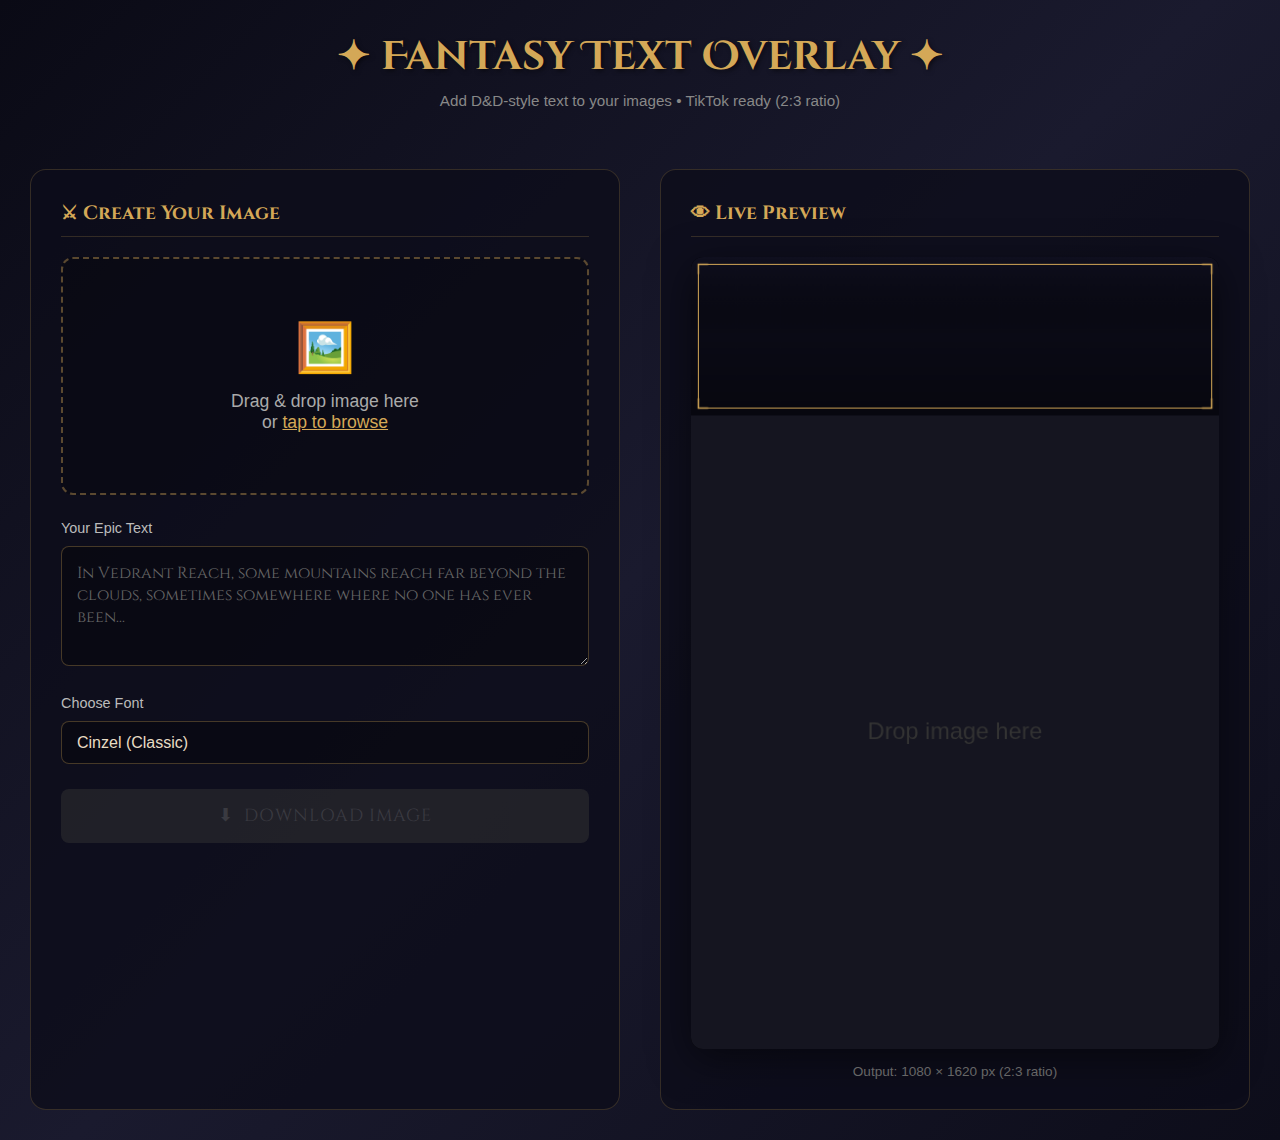
<file: index.html>
<!DOCTYPE html>
<html lang="en">

<head>
    <meta charset="UTF-8">
    <meta name="viewport" content="width=device-width, initial-scale=1.0, user-scalable=no">
    <meta name="theme-color" content="#d4a857">
    <meta name="apple-mobile-web-app-capable" content="yes">
    <meta name="apple-mobile-web-app-status-bar-style" content="black-translucent">
    <meta name="description" content="Add D&D-style fantasy text overlays to images for TikTok">

    <title>Fantasy Text Overlay</title>

    <!-- PWA Manifest -->
    <link rel="manifest" href="manifest.json">
    <link rel="apple-touch-icon" href="icons/icon-192.png">

    <!-- Google Fonts (will be cached by service worker) -->
    <link rel="preconnect" href="https://fonts.googleapis.com">
    <link rel="preconnect" href="https://fonts.gstatic.com" crossorigin>
    <link
        href="https://fonts.googleapis.com/css2?family=Almendra+Display&family=Cinzel+Decorative:wght@400;700&family=Cinzel:wght@400;600&family=Grenze+Gotisch:wght@400;600&family=IM+Fell+English+SC&family=MedievalSharp&family=Pirata+One&family=Uncial+Antiqua&display=swap"
        rel="stylesheet">

    <!-- Styles -->
    <link rel="stylesheet" href="styles.css">
</head>

<body>
    <div class="app-container">

        <!-- Header -->
        <header class="app-header">
            <h1>✦ Fantasy Text Overlay ✦</h1>
            <p>Add D&D-style text to your images • TikTok ready (2:3 ratio)</p>
        </header>

        <!-- Left Panel: Controls -->
        <div class="panel controls-panel">
            <h2 class="panel-title">⚔ Create Your Image</h2>

            <!-- Image Upload -->
            <div class="drop-zone" id="dropZone">
                <div class="drop-zone-icon">🖼️</div>
                <p class="drop-zone-text">Drag & drop image here<br>or <span>tap to browse</span></p>
            </div>
            <input type="file" id="fileInput" accept="image/*">

            <!-- Text Input -->
            <div class="control-group">
                <label for="textInput">Your Epic Text</label>
                <textarea id="textInput"
                    placeholder="In Vedrant Reach, some mountains reach far beyond the clouds, sometimes somewhere where no one has ever been..."></textarea>
            </div>

            <!-- Font Selector -->
            <div class="control-group">
                <label for="fontSelect">Choose Font</label>
                <select id="fontSelect">
                    <!-- Populated by JS -->
                </select>
            </div>

            <!-- Download Button -->
            <button class="btn btn-primary" id="downloadBtn" disabled>
                <span>⬇</span> Download Image
            </button>

            <!-- Install prompt (hidden by default) -->
            <button class="btn btn-secondary" id="installBtn" style="display: none; margin-top: 15px;">
                <span>📱</span> Install App
            </button>
        </div>

        <!-- Right Panel: Preview -->
        <div class="panel preview-panel">
            <h2 class="panel-title">👁 Live Preview</h2>

            <div class="preview-container">
                <div class="preview-canvas-wrapper">
                    <canvas id="previewCanvas" width="540" height="810"></canvas>
                </div>
                <p class="preview-info">Output: 1080 × 1620 px (2:3 ratio)</p>
            </div>
        </div>

    </div>

    <!-- Scripts -->
    <script src="config.js"></script>
    <script src="app.js"></script>
    <script>
        // Register Service Worker for PWA
        if ('serviceWorker' in navigator) {
            window.addEventListener('load', () => {
                navigator.serviceWorker.register('./service-worker.js')
                    .then((registration) => {
                        console.log('SW registered:', registration.scope);
                    })
                    .catch((error) => {
                        console.log('SW registration failed:', error);
                    });
            });
        }

        // PWA Install prompt
        let deferredPrompt;
        const installBtn = document.getElementById('installBtn');

        window.addEventListener('beforeinstallprompt', (e) => {
            e.preventDefault();
            deferredPrompt = e;
            installBtn.style.display = 'flex';
        });

        installBtn.addEventListener('click', async () => {
            if (deferredPrompt) {
                deferredPrompt.prompt();
                const { outcome } = await deferredPrompt.userChoice;
                console.log('Install outcome:', outcome);
                deferredPrompt = null;
                installBtn.style.display = 'none';
            }
        });
    </script>
</body>

</html>
</file>
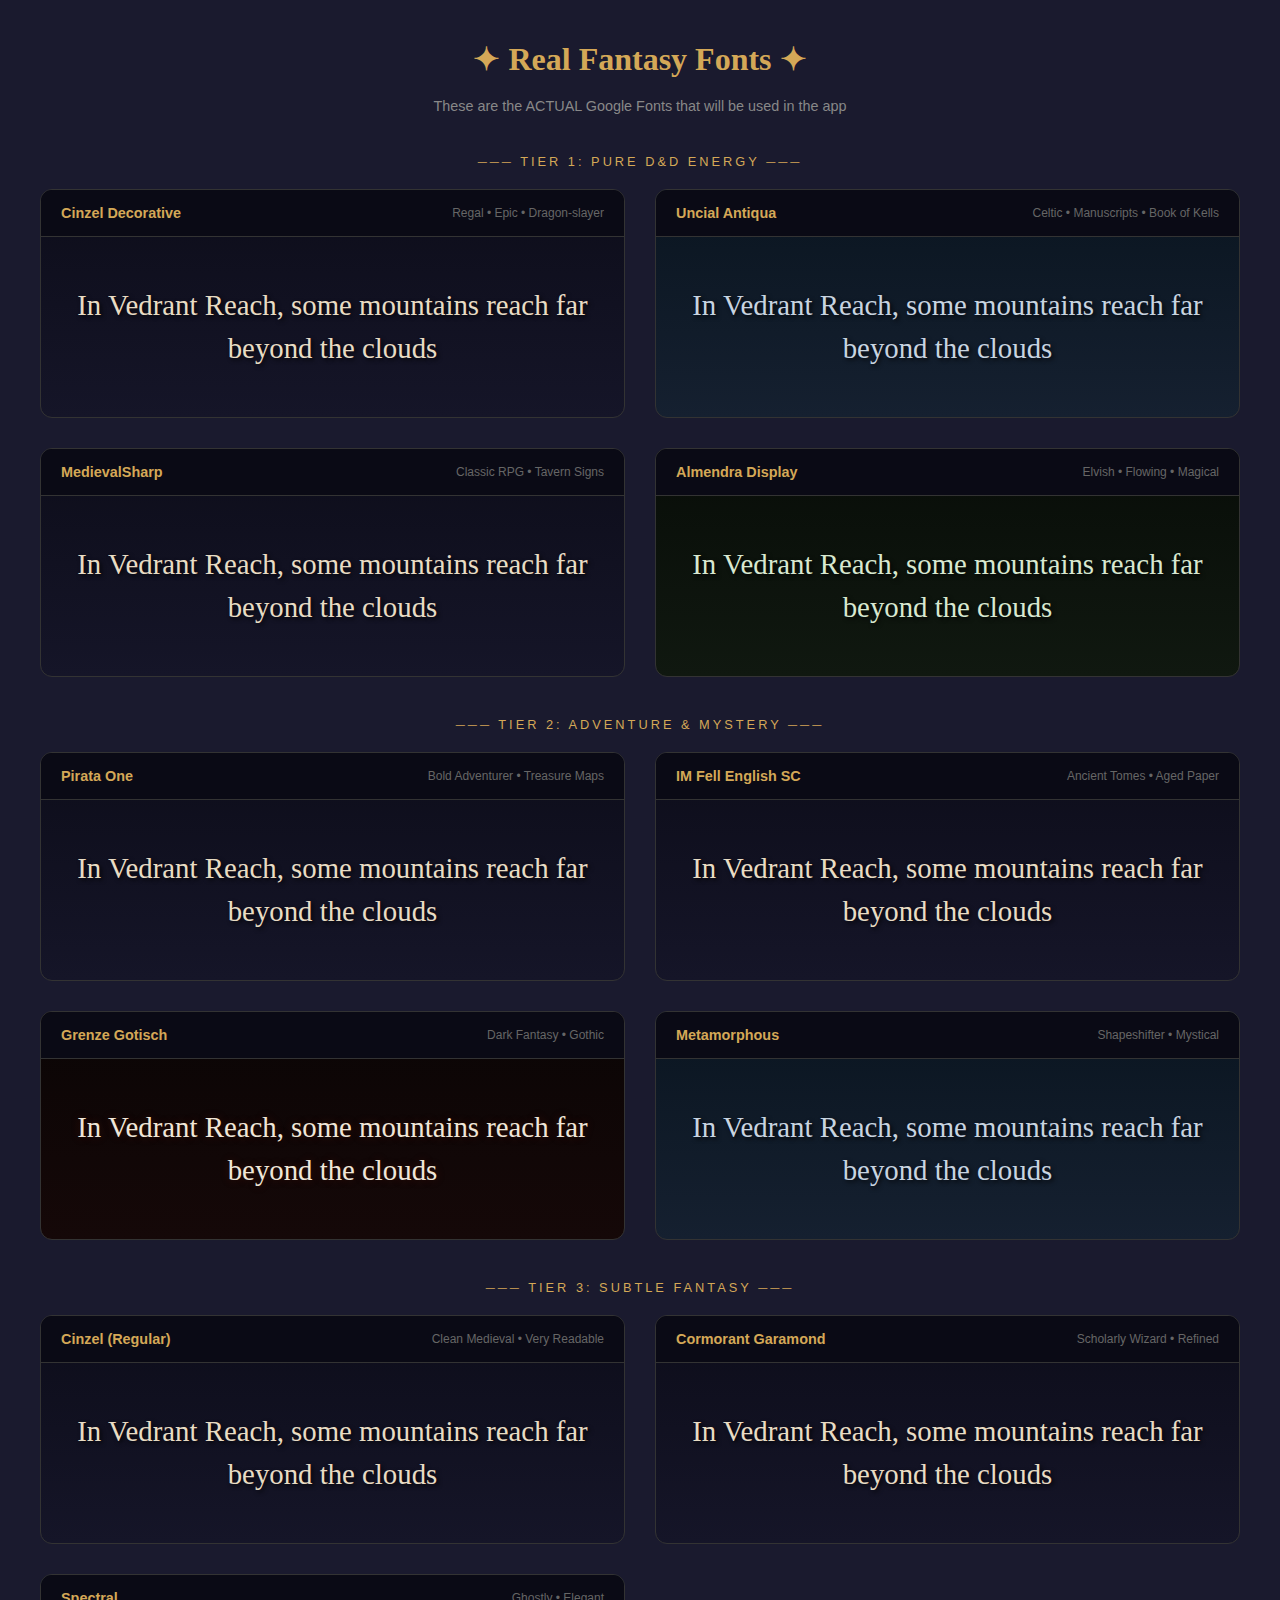
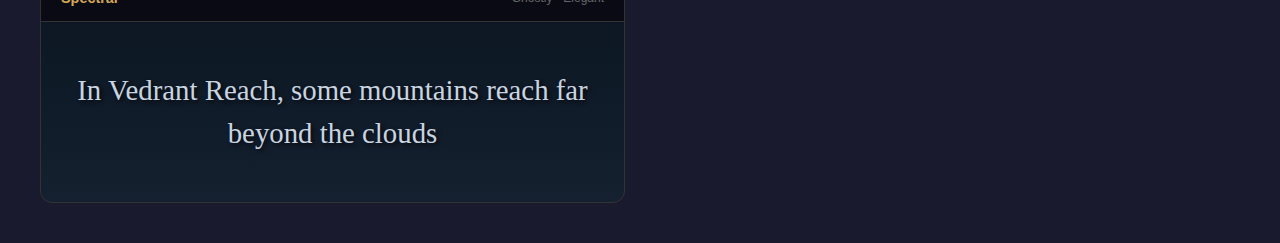
<file: font_preview.html>
<!DOCTYPE html>
<html lang="en">
<head>
  <meta charset="UTF-8">
  <meta name="viewport" content="width=device-width, initial-scale=1.0">
  <title>Fantasy Font Preview - REAL Fonts</title>
  
  <!-- Load actual Google Fonts -->
  <link rel="preconnect" href="https://fonts.googleapis.com">
  <link rel="preconnect" href="https://fonts.gstatic.com" crossorigin>
  <link href="https://fonts.googleapis.com/css2?family=Almendra+Display&family=Cinzel+Decorative:wght@400;700&family=Cinzel:wght@400;500;600&family=Cormorant+Garamond:wght@400;500;600&family=Grenze+Gotisch:wght@400;500;600&family=IM+Fell+English+SC&family=MedievalSharp&family=Metamorphous&family=Pirata+One&family=Spectral:wght@400;500;600&family=Uncial+Antiqua&display=swap" rel="stylesheet">
  
  <style>
    * {
      margin: 0;
      padding: 0;
      box-sizing: border-box;
    }
    
    body {
      background: #1a1a2e;
      color: #e8dcc4;
      padding: 40px;
      min-height: 100vh;
    }
    
    h1 {
      font-family: 'Cinzel Decorative', serif;
      text-align: center;
      font-size: 2rem;
      margin-bottom: 20px;
      color: #d4a857;
    }
    
    .subtitle {
      text-align: center;
      font-family: Arial, sans-serif;
      color: #888;
      margin-bottom: 40px;
      font-size: 0.9rem;
    }
    
    .font-grid {
      display: grid;
      grid-template-columns: repeat(auto-fit, minmax(500px, 1fr));
      gap: 30px;
      max-width: 1400px;
      margin: 0 auto;
    }
    
    .font-card {
      background: linear-gradient(180deg, #0d0d1a 0%, #151528 100%);
      border: 1px solid #333;
      border-radius: 12px;
      overflow: hidden;
    }
    
    .font-header {
      background: #0a0a15;
      padding: 15px 20px;
      border-bottom: 1px solid #333;
      display: flex;
      justify-content: space-between;
      align-items: center;
    }
    
    .font-name {
      font-family: Arial, sans-serif;
      font-size: 0.9rem;
      color: #d4a857;
      font-weight: bold;
    }
    
    .font-vibe {
      font-family: Arial, sans-serif;
      font-size: 0.75rem;
      color: #666;
    }
    
    .font-preview {
      padding: 40px 30px;
      min-height: 180px;
      display: flex;
      align-items: center;
      justify-content: center;
      text-align: center;
    }
    
    .preview-text {
      font-size: 1.8rem;
      line-height: 1.5;
      text-shadow: 2px 2px 4px rgba(0,0,0,0.8);
    }
    
    /* Individual font families */
    .cinzel-decorative { font-family: 'Cinzel Decorative', serif; }
    .cinzel { font-family: 'Cinzel', serif; }
    .uncial-antiqua { font-family: 'Uncial Antiqua', serif; }
    .medieval-sharp { font-family: 'MedievalSharp', cursive; }
    .almendra { font-family: 'Almendra Display', serif; }
    .pirata-one { font-family: 'Pirata One', cursive; }
    .im-fell { font-family: 'IM Fell English SC', serif; }
    .grenze { font-family: 'Grenze Gotisch', cursive; }
    .metamorphous { font-family: 'Metamorphous', cursive; }
    .cormorant { font-family: 'Cormorant Garamond', serif; }
    .spectral { font-family: 'Spectral', serif; }
    
    /* Tier labels */
    .tier-label {
      text-align: center;
      font-family: Arial, sans-serif;
      font-size: 0.8rem;
      color: #d4a857;
      margin: 40px 0 20px 0;
      text-transform: uppercase;
      letter-spacing: 3px;
    }
    
    .tier-label:first-of-type {
      margin-top: 0;
    }
    
    /* Color variations */
    .gold-theme .preview-text { color: #e8dcc4; }
    .silver-theme { background: linear-gradient(180deg, #0a1520 0%, #152030 100%); }
    .silver-theme .preview-text { color: #c8d4e0; }
    .ember-theme { background: linear-gradient(180deg, #0a0505 0%, #150808 100%); }
    .ember-theme .preview-text { color: #f0e6d8; text-shadow: 0 0 10px rgba(139, 37, 0, 0.3); }
    .forest-theme { background: linear-gradient(180deg, #080d08 0%, #101810 100%); }
    .forest-theme .preview-text { color: #d8e8d0; }
  </style>
</head>
<body>
  <h1>✦ Real Fantasy Fonts ✦</h1>
  <p class="subtitle">These are the ACTUAL Google Fonts that will be used in the app</p>
  
  <p class="tier-label">─── Tier 1: Pure D&D Energy ───</p>
  
  <div class="font-grid">
    <div class="font-card gold-theme">
      <div class="font-header">
        <span class="font-name">Cinzel Decorative</span>
        <span class="font-vibe">Regal • Epic • Dragon-slayer</span>
      </div>
      <div class="font-preview">
        <p class="preview-text cinzel-decorative">In Vedrant Reach, some mountains reach far beyond the clouds</p>
      </div>
    </div>
    
    <div class="font-card silver-theme">
      <div class="font-header">
        <span class="font-name">Uncial Antiqua</span>
        <span class="font-vibe">Celtic • Manuscripts • Book of Kells</span>
      </div>
      <div class="font-preview">
        <p class="preview-text uncial-antiqua">In Vedrant Reach, some mountains reach far beyond the clouds</p>
      </div>
    </div>
    
    <div class="font-card gold-theme">
      <div class="font-header">
        <span class="font-name">MedievalSharp</span>
        <span class="font-vibe">Classic RPG • Tavern Signs</span>
      </div>
      <div class="font-preview">
        <p class="preview-text medieval-sharp">In Vedrant Reach, some mountains reach far beyond the clouds</p>
      </div>
    </div>
    
    <div class="font-card forest-theme">
      <div class="font-header">
        <span class="font-name">Almendra Display</span>
        <span class="font-vibe">Elvish • Flowing • Magical</span>
      </div>
      <div class="font-preview">
        <p class="preview-text almendra">In Vedrant Reach, some mountains reach far beyond the clouds</p>
      </div>
    </div>
  </div>
  
  <p class="tier-label">─── Tier 2: Adventure & Mystery ───</p>
  
  <div class="font-grid">
    <div class="font-card gold-theme">
      <div class="font-header">
        <span class="font-name">Pirata One</span>
        <span class="font-vibe">Bold Adventurer • Treasure Maps</span>
      </div>
      <div class="font-preview">
        <p class="preview-text pirata-one">In Vedrant Reach, some mountains reach far beyond the clouds</p>
      </div>
    </div>
    
    <div class="font-card gold-theme">
      <div class="font-header">
        <span class="font-name">IM Fell English SC</span>
        <span class="font-vibe">Ancient Tomes • Aged Paper</span>
      </div>
      <div class="font-preview">
        <p class="preview-text im-fell">In Vedrant Reach, some mountains reach far beyond the clouds</p>
      </div>
    </div>
    
    <div class="font-card ember-theme">
      <div class="font-header">
        <span class="font-name">Grenze Gotisch</span>
        <span class="font-vibe">Dark Fantasy • Gothic</span>
      </div>
      <div class="font-preview">
        <p class="preview-text grenze">In Vedrant Reach, some mountains reach far beyond the clouds</p>
      </div>
    </div>
    
    <div class="font-card silver-theme">
      <div class="font-header">
        <span class="font-name">Metamorphous</span>
        <span class="font-vibe">Shapeshifter • Mystical</span>
      </div>
      <div class="font-preview">
        <p class="preview-text metamorphous">In Vedrant Reach, some mountains reach far beyond the clouds</p>
      </div>
    </div>
  </div>
  
  <p class="tier-label">─── Tier 3: Subtle Fantasy ───</p>
  
  <div class="font-grid">
    <div class="font-card gold-theme">
      <div class="font-header">
        <span class="font-name">Cinzel (Regular)</span>
        <span class="font-vibe">Clean Medieval • Very Readable</span>
      </div>
      <div class="font-preview">
        <p class="preview-text cinzel">In Vedrant Reach, some mountains reach far beyond the clouds</p>
      </div>
    </div>
    
    <div class="font-card gold-theme">
      <div class="font-header">
        <span class="font-name">Cormorant Garamond</span>
        <span class="font-vibe">Scholarly Wizard • Refined</span>
      </div>
      <div class="font-preview">
        <p class="preview-text cormorant">In Vedrant Reach, some mountains reach far beyond the clouds</p>
      </div>
    </div>
    
    <div class="font-card silver-theme">
      <div class="font-header">
        <span class="font-name">Spectral</span>
        <span class="font-vibe">Ghostly • Elegant</span>
      </div>
      <div class="font-preview">
        <p class="preview-text spectral">In Vedrant Reach, some mountains reach far beyond the clouds</p>
      </div>
    </div>
  </div>
  
</body>
</html>
</file>
<file: styles.css>
/* ========================================
   STYLES.CSS - Fantasy Dark Theme
   Mobile-first PWA Design
   ======================================== */

/* Reset & Base */
* {
  margin: 0;
  padding: 0;
  box-sizing: border-box;
  -webkit-tap-highlight-color: transparent;
}

body {
  font-family: 'Segoe UI', Arial, sans-serif;
  background: linear-gradient(135deg, #0a0a15 0%, #1a1a2e 50%, #0d0d1a 100%);
  color: #e8dcc4;
  min-height: 100vh;
  padding: 30px;
}

/* Container */
.app-container {
  max-width: 1400px;
  margin: 0 auto;
  display: grid;
  grid-template-columns: 1fr 1fr;
  gap: 40px;
}

@media (max-width: 1200px) {
  .app-container {
    grid-template-columns: 1fr;
  }
}

/* Header */
.app-header {
  grid-column: 1 / -1;
  text-align: center;
  margin-bottom: 20px;
}

.app-header h1 {
  font-family: 'Cinzel Decorative', serif;
  font-size: 2.5rem;
  color: #d4a857;
  text-shadow: 2px 2px 4px rgba(0, 0, 0, 0.5);
  margin-bottom: 8px;
}

.app-header p {
  color: #888;
  font-size: 0.95rem;
}

/* Panels */
.panel {
  background: rgba(13, 13, 26, 0.8);
  border: 1px solid rgba(212, 168, 87, 0.2);
  border-radius: 16px;
  padding: 30px;
}

.panel-title {
  font-family: 'Cinzel', serif;
  font-size: 1.2rem;
  color: #d4a857;
  margin-bottom: 20px;
  padding-bottom: 10px;
  border-bottom: 1px solid rgba(212, 168, 87, 0.2);
}

/* Drop Zone */
.drop-zone {
  border: 2px dashed rgba(212, 168, 87, 0.4);
  border-radius: 12px;
  padding: 60px 30px;
  text-align: center;
  cursor: pointer;
  transition: all 0.3s ease;
  background: rgba(0, 0, 0, 0.2);
  margin-bottom: 25px;
}

.drop-zone:hover,
.drop-zone.drag-over {
  border-color: #d4a857;
  background: rgba(212, 168, 87, 0.1);
}

.drop-zone.has-image {
  padding: 20px;
}

.drop-zone-icon {
  font-size: 3rem;
  margin-bottom: 15px;
}

.drop-zone-text {
  font-size: 1.1rem;
  color: #aaa;
}

.drop-zone-text span {
  color: #d4a857;
  text-decoration: underline;
}

.drop-zone img {
  max-width: 100%;
  max-height: 300px;
  border-radius: 8px;
}

/* Form Controls */
.control-group {
  margin-bottom: 25px;
}

.control-group label {
  display: block;
  margin-bottom: 10px;
  color: #bbb;
  font-size: 0.9rem;
}

.control-group textarea {
  width: 100%;
  min-height: 120px;
  background: rgba(0, 0, 0, 0.3);
  border: 1px solid rgba(212, 168, 87, 0.3);
  border-radius: 8px;
  padding: 15px;
  color: #e8dcc4;
  font-size: 1rem;
  font-family: 'Cinzel', serif;
  resize: vertical;
  transition: border-color 0.3s ease;
}

.control-group textarea:focus {
  outline: none;
  border-color: #d4a857;
}

.control-group textarea::placeholder {
  color: #666;
}

.control-group select {
  width: 100%;
  background: rgba(0, 0, 0, 0.3);
  border: 1px solid rgba(212, 168, 87, 0.3);
  border-radius: 8px;
  padding: 12px 15px;
  color: #e8dcc4;
  font-size: 1rem;
  cursor: pointer;
  transition: border-color 0.3s ease;
}

.control-group select:focus {
  outline: none;
  border-color: #d4a857;
}

.control-group select option {
  background: #1a1a2e;
  color: #e8dcc4;
}

/* Buttons */
.button-group {
  display: flex;
  flex-direction: column;
  gap: 10px;
}

.btn {
  display: inline-flex;
  align-items: center;
  justify-content: center;
  gap: 10px;
  padding: 15px 30px;
  font-size: 1.1rem;
  font-family: 'Cinzel', serif;
  border: none;
  border-radius: 8px;
  cursor: pointer;
  transition: all 0.3s ease;
  text-transform: uppercase;
  letter-spacing: 1px;
}

.btn-primary {
  background: linear-gradient(135deg, #d4a857 0%, #b8860b 100%);
  color: #0a0a15;
  width: 100%;
}

.btn-accent {
  background: linear-gradient(135deg, #4a90e2 0%, #0056b3 100%);
  color: white;
  width: 100%;
}

.btn-accent:hover {
  transform: translateY(-2px);
  box-shadow: 0 8px 20px rgba(74, 144, 226, 0.3);
}

.btn-primary:hover {
  transform: translateY(-2px);
  box-shadow: 0 8px 20px rgba(212, 168, 87, 0.3);
}

.btn-primary:disabled,
.btn-accent:disabled {
  opacity: 0.5;
  cursor: not-allowed;
  transform: none;
  background: #333;
  color: #666;
}

/* Image Queue */
.image-queue {
  margin-bottom: 25px;
  background: rgba(0, 0, 0, 0.2);
  border: 1px solid rgba(212, 168, 87, 0.2);
  border-radius: 8px;
  padding: 15px;
}

.queue-title {
  font-size: 0.9rem;
  color: #888;
  margin-bottom: 10px;
  font-family: 'Cinzel', serif;
}

.queue-list {
  display: flex;
  gap: 10px;
  overflow-x: auto;
  padding-bottom: 5px;
  scrollbar-width: thin;
  scrollbar-color: #d4a857 #0a0a15;
}

.queue-list::-webkit-scrollbar {
  height: 6px;
}

.queue-list::-webkit-scrollbar-track {
  background: #0a0a15;
}

.queue-list::-webkit-scrollbar-thumb {
  background-color: #d4a857;
  border-radius: 3px;
}

.queue-item {
  width: 60px;
  height: 90px;
  flex-shrink: 0;
  border: 2px solid transparent;
  border-radius: 4px;
  cursor: pointer;
  overflow: hidden;
  position: relative;
  opacity: 0.6;
  transition: all 0.2s;
}

.queue-item:hover {
  opacity: 1;
}

.queue-item.active {
  border-color: #d4a857;
  opacity: 1;
  box-shadow: 0 0 10px rgba(212, 168, 87, 0.3);
}

.queue-item img {
  width: 100%;
  height: 100%;
  object-fit: cover;
}

input[type="text"]:focus,
textarea:focus,
select:focus {
  border-color: #d4a857;
  outline: none;
  box-shadow: 0 0 10px rgba(212, 168, 87, 0.2);
}

select {
  appearance: none;
  background-image: url("data:image/svg+xml;charset=UTF-8,%3csvg xmlns='http://www.w3.org/2000/svg' viewBox='0 0 24 24' fill='none' stroke='%23d4a857' stroke-width='2' stroke-linecap='round' stroke-linejoin='round'%3e%3cpolyline points='6 9 12 15 18 9'%3e%3c/polyline%3e%3c/svg%3e");
  background-repeat: no-repeat;
  background-position: right 10px center;
  background-size: 1em;
}

/* Theme Options Styling (for supported browsers) */
option {
  background: #0a0a15;
  color: #d4a857;
  padding: 10px;
}

/* Preview Panel */
.preview-container {
  display: flex;
  flex-direction: column;
  align-items: center;
}

.preview-canvas-wrapper {
  background: #000;
  border-radius: 12px;
  overflow: hidden;
  box-shadow: 0 10px 40px rgba(0, 0, 0, 0.5);
  max-width: 100%;
}

#previewCanvas {
  display: block;
  max-width: 100%;
  height: auto;
}

.preview-info {
  margin-top: 15px;
  font-size: 0.85rem;
  color: #666;
}

/* Hidden file input */
#fileInput {
  display: none;
}

/* Loading state */
.loading {
  position: relative;
  pointer-events: none;
}

.loading::after {
  content: '';
  position: absolute;
  top: 50%;
  left: 50%;
  width: 30px;
  height: 30px;
  margin: -15px 0 0 -15px;
  border: 3px solid rgba(212, 168, 87, 0.3);
  border-top-color: #d4a857;
  border-radius: 50%;
  animation: spin 1s linear infinite;
}

@keyframes spin {
  to {
    transform: rotate(360deg);
  }
}

/* Secondary Button (Install) */
.btn-secondary {
  background: transparent;
  border: 2px solid rgba(212, 168, 87, 0.5);
  color: #d4a857;
  width: 100%;
}

.btn-secondary:hover {
  background: rgba(212, 168, 87, 0.1);
  border-color: #d4a857;
}

/* Mobile Responsive */
@media (max-width: 768px) {
  body {
    padding: 15px;
  }

  .app-header h1 {
    font-size: 1.6rem;
  }

  .app-header p {
    font-size: 0.85rem;
  }

  .panel {
    padding: 20px;
  }

  .drop-zone {
    padding: 40px 20px;
  }

  .drop-zone-icon {
    font-size: 2.5rem;
  }

  .control-group textarea {
    min-height: 100px;
    font-size: 0.95rem;
  }

  .btn {
    padding: 14px 20px;
    font-size: 1rem;
  }

  .preview-info {
    font-size: 0.75rem;
  }
}

/* Standalone PWA mode */
@media (display-mode: standalone) {
  body {
    padding-top: env(safe-area-inset-top, 20px);
    padding-bottom: env(safe-area-inset-bottom, 20px);
  }
}
</file>
